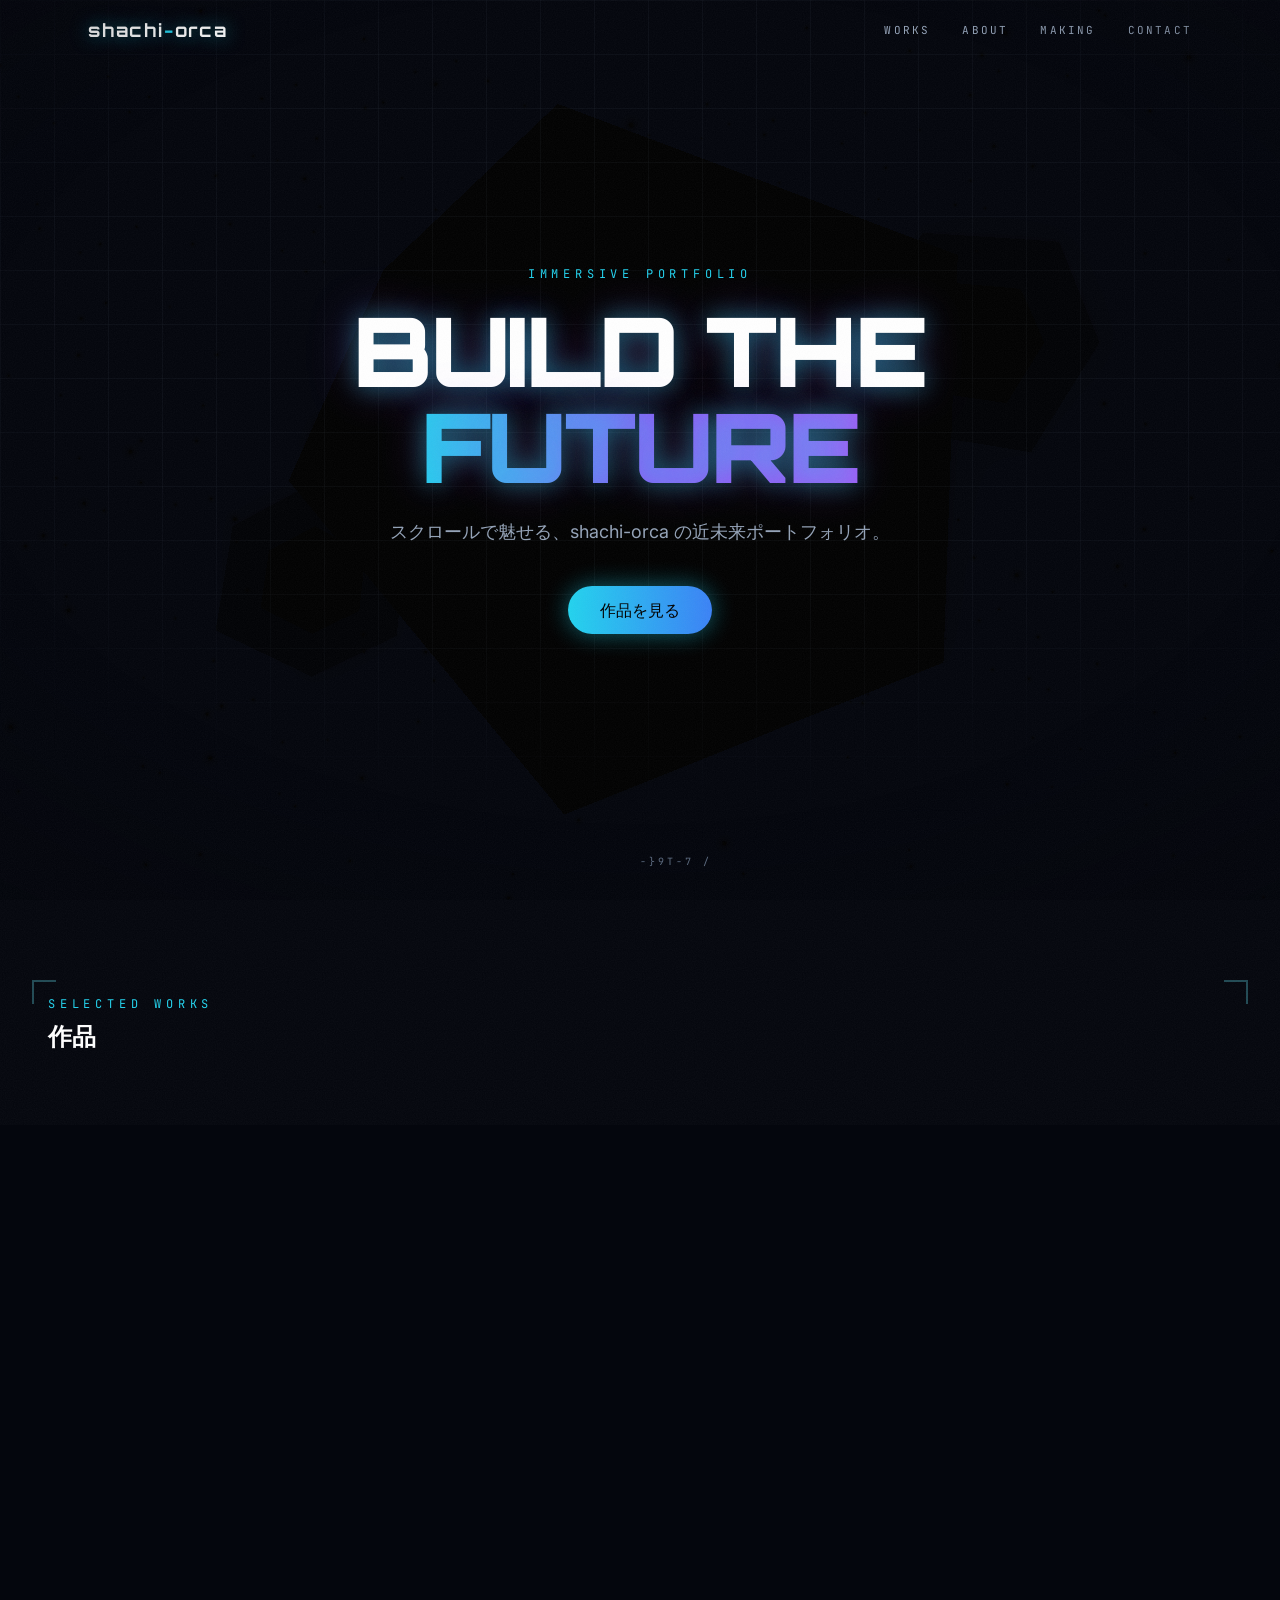
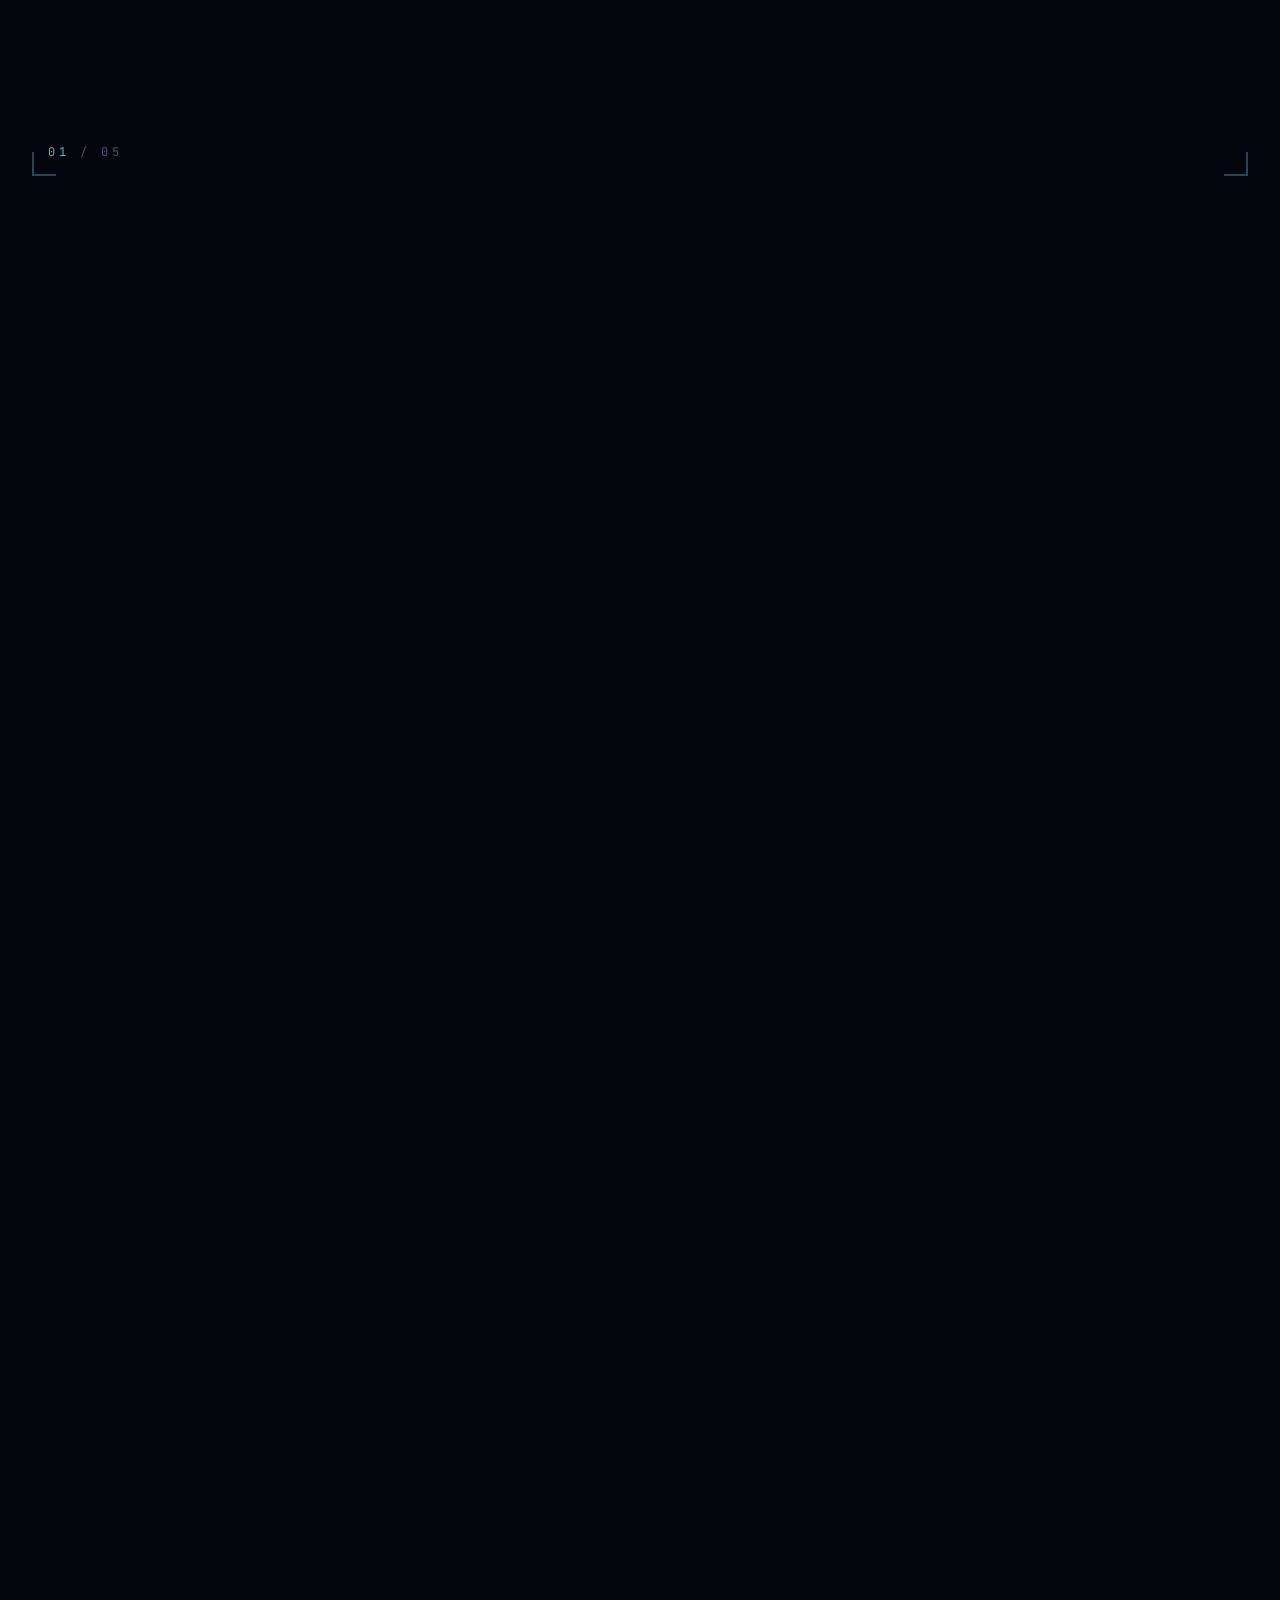
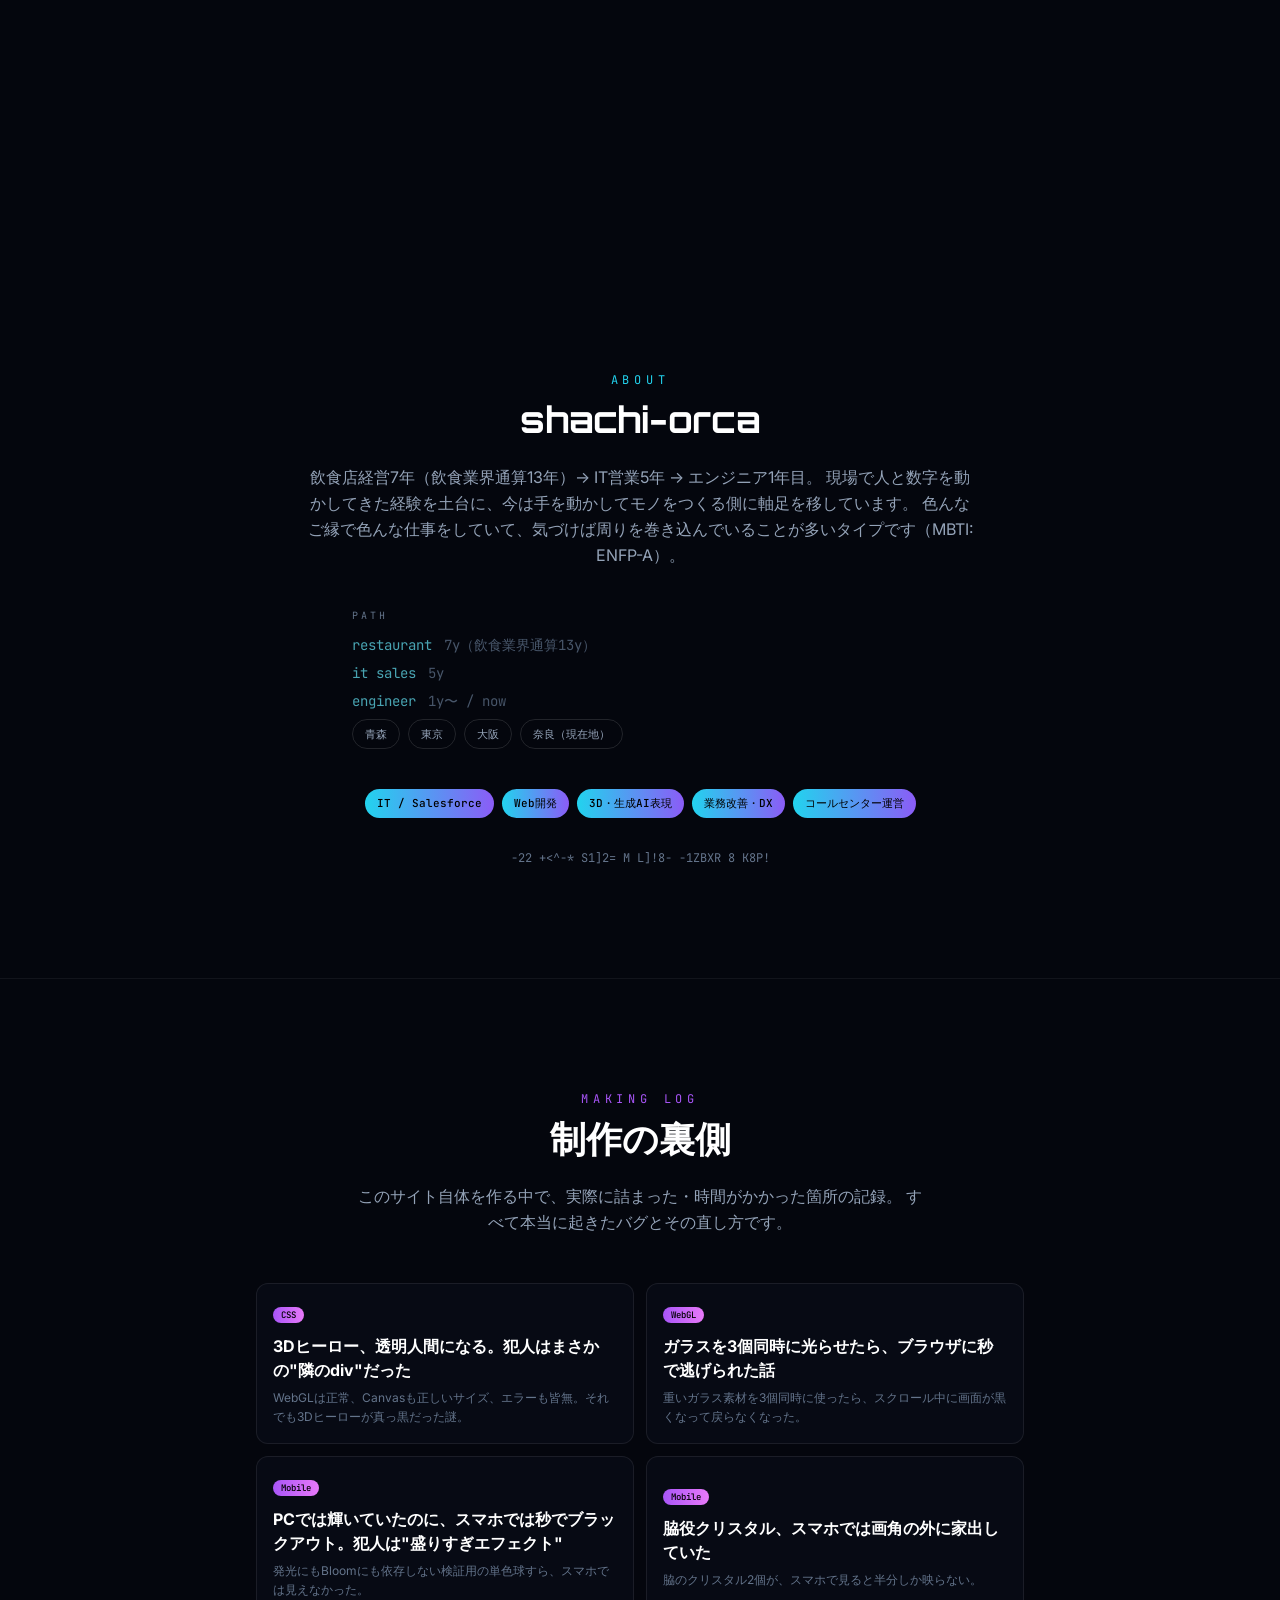
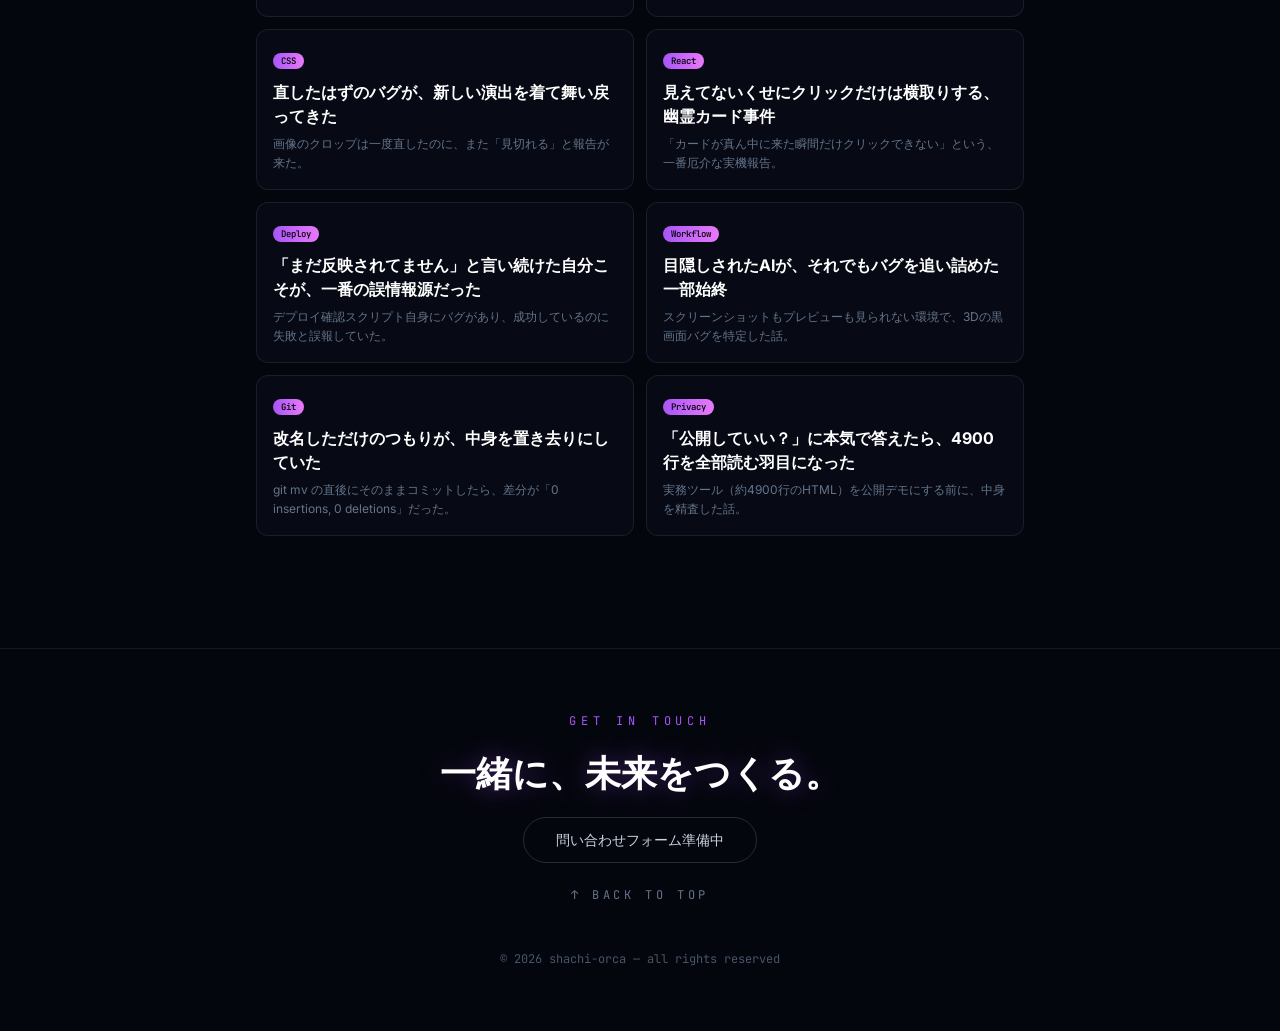
<file: index.html>
<!doctype html>
<html lang="ja">
  <head>
    <meta charset="UTF-8" />
    <meta name="viewport" content="width=device-width, initial-scale=1.0" />
    <title>shachi-orca — portfolio</title>
    <meta name="description" content="shachi-orca のポートフォリオ。近未来・没入感のある作品発表とメイキング。" />

    <!-- アイコン類 -->
    <link rel="icon" type="image/svg+xml" href="./favicon.svg" />
    <link rel="apple-touch-icon" href="./apple-touch-icon.png" />
    <meta name="theme-color" content="#04060d" />

    <!-- OGP: SNSでリンクを貼ったときのプレビューカード。
         og:image は絶対URL必須。本番URLへ引っ越す際は必ず書き換えること。 -->
    <meta property="og:title" content="shachi-orca — portfolio" />
    <meta property="og:description" content="スクロールで魅せる、近未来ポートフォリオ。3D×ネオンの没入体験。" />
    <meta property="og:type" content="website" />
    <meta property="og:site_name" content="shachi-orca" />
    <meta property="og:locale" content="ja_JP" />
    <meta property="og:image" content="https://shachi-orca.github.io/hp3d-preview/og.png" />
    <meta name="twitter:card" content="summary_large_image" />

    <link rel="preconnect" href="https://fonts.googleapis.com" />
    <link rel="preconnect" href="https://fonts.gstatic.com" crossorigin />
    <link href="https://fonts.googleapis.com/css2?family=Orbitron:wght@500;700;900&family=Inter:wght@300;400;500;600&family=JetBrains+Mono:wght@400;500&display=swap" rel="stylesheet" />
    <script type="module" crossorigin src="./assets/index-DW6fi7Zl.js"></script>
    <link rel="stylesheet" crossorigin href="./assets/index-C1JGNrGc.css">
  </head>
  <body>
    <div id="root"></div>
    <!-- デバッグモード: URLに ?debug を付けるとスマホでも画面内コンソールが出る
         （例: https://.../hp3d-preview/?debug ）。通常アクセスでは何も読み込まない。 -->
    <script>
      if (new URLSearchParams(location.search).has('debug')) {
        var s = document.createElement('script');
        s.src = 'https://cdn.jsdelivr.net/npm/eruda';
        s.onload = function () { window.eruda && window.eruda.init(); };
        document.body.appendChild(s);
      }
    </script>
  </body>
</html>
</file>
<file: assets/index-C1JGNrGc.css>
*,:before,:after{--tw-border-spacing-x: 0;--tw-border-spacing-y: 0;--tw-translate-x: 0;--tw-translate-y: 0;--tw-rotate: 0;--tw-skew-x: 0;--tw-skew-y: 0;--tw-scale-x: 1;--tw-scale-y: 1;--tw-pan-x: ;--tw-pan-y: ;--tw-pinch-zoom: ;--tw-scroll-snap-strictness: proximity;--tw-gradient-from-position: ;--tw-gradient-via-position: ;--tw-gradient-to-position: ;--tw-ordinal: ;--tw-slashed-zero: ;--tw-numeric-figure: ;--tw-numeric-spacing: ;--tw-numeric-fraction: ;--tw-ring-inset: ;--tw-ring-offset-width: 0px;--tw-ring-offset-color: #fff;--tw-ring-color: rgb(59 130 246 / .5);--tw-ring-offset-shadow: 0 0 #0000;--tw-ring-shadow: 0 0 #0000;--tw-shadow: 0 0 #0000;--tw-shadow-colored: 0 0 #0000;--tw-blur: ;--tw-brightness: ;--tw-contrast: ;--tw-grayscale: ;--tw-hue-rotate: ;--tw-invert: ;--tw-saturate: ;--tw-sepia: ;--tw-drop-shadow: ;--tw-backdrop-blur: ;--tw-backdrop-brightness: ;--tw-backdrop-contrast: ;--tw-backdrop-grayscale: ;--tw-backdrop-hue-rotate: ;--tw-backdrop-invert: ;--tw-backdrop-opacity: ;--tw-backdrop-saturate: ;--tw-backdrop-sepia: ;--tw-contain-size: ;--tw-contain-layout: ;--tw-contain-paint: ;--tw-contain-style: }::backdrop{--tw-border-spacing-x: 0;--tw-border-spacing-y: 0;--tw-translate-x: 0;--tw-translate-y: 0;--tw-rotate: 0;--tw-skew-x: 0;--tw-skew-y: 0;--tw-scale-x: 1;--tw-scale-y: 1;--tw-pan-x: ;--tw-pan-y: ;--tw-pinch-zoom: ;--tw-scroll-snap-strictness: proximity;--tw-gradient-from-position: ;--tw-gradient-via-position: ;--tw-gradient-to-position: ;--tw-ordinal: ;--tw-slashed-zero: ;--tw-numeric-figure: ;--tw-numeric-spacing: ;--tw-numeric-fraction: ;--tw-ring-inset: ;--tw-ring-offset-width: 0px;--tw-ring-offset-color: #fff;--tw-ring-color: rgb(59 130 246 / .5);--tw-ring-offset-shadow: 0 0 #0000;--tw-ring-shadow: 0 0 #0000;--tw-shadow: 0 0 #0000;--tw-shadow-colored: 0 0 #0000;--tw-blur: ;--tw-brightness: ;--tw-contrast: ;--tw-grayscale: ;--tw-hue-rotate: ;--tw-invert: ;--tw-saturate: ;--tw-sepia: ;--tw-drop-shadow: ;--tw-backdrop-blur: ;--tw-backdrop-brightness: ;--tw-backdrop-contrast: ;--tw-backdrop-grayscale: ;--tw-backdrop-hue-rotate: ;--tw-backdrop-invert: ;--tw-backdrop-opacity: ;--tw-backdrop-saturate: ;--tw-backdrop-sepia: ;--tw-contain-size: ;--tw-contain-layout: ;--tw-contain-paint: ;--tw-contain-style: }*,:before,:after{box-sizing:border-box;border-width:0;border-style:solid;border-color:#e5e7eb}:before,:after{--tw-content: ""}html,:host{line-height:1.5;-webkit-text-size-adjust:100%;-moz-tab-size:4;-o-tab-size:4;tab-size:4;font-family:Inter,system-ui,sans-serif;font-feature-settings:normal;font-variation-settings:normal;-webkit-tap-highlight-color:transparent}body{margin:0;line-height:inherit}hr{height:0;color:inherit;border-top-width:1px}abbr:where([title]){-webkit-text-decoration:underline dotted;text-decoration:underline dotted}h1,h2,h3,h4,h5,h6{font-size:inherit;font-weight:inherit}a{color:inherit;text-decoration:inherit}b,strong{font-weight:bolder}code,kbd,samp,pre{font-family:JetBrains Mono,ui-monospace,monospace;font-feature-settings:normal;font-variation-settings:normal;font-size:1em}small{font-size:80%}sub,sup{font-size:75%;line-height:0;position:relative;vertical-align:baseline}sub{bottom:-.25em}sup{top:-.5em}table{text-indent:0;border-color:inherit;border-collapse:collapse}button,input,optgroup,select,textarea{font-family:inherit;font-feature-settings:inherit;font-variation-settings:inherit;font-size:100%;font-weight:inherit;line-height:inherit;letter-spacing:inherit;color:inherit;margin:0;padding:0}button,select{text-transform:none}button,input:where([type=button]),input:where([type=reset]),input:where([type=submit]){-webkit-appearance:button;background-color:transparent;background-image:none}:-moz-focusring{outline:auto}:-moz-ui-invalid{box-shadow:none}progress{vertical-align:baseline}::-webkit-inner-spin-button,::-webkit-outer-spin-button{height:auto}[type=search]{-webkit-appearance:textfield;outline-offset:-2px}::-webkit-search-decoration{-webkit-appearance:none}::-webkit-file-upload-button{-webkit-appearance:button;font:inherit}summary{display:list-item}blockquote,dl,dd,h1,h2,h3,h4,h5,h6,hr,figure,p,pre{margin:0}fieldset{margin:0;padding:0}legend{padding:0}ol,ul,menu{list-style:none;margin:0;padding:0}dialog{padding:0}textarea{resize:vertical}input::-moz-placeholder,textarea::-moz-placeholder{opacity:1;color:#9ca3af}input::placeholder,textarea::placeholder{opacity:1;color:#9ca3af}button,[role=button]{cursor:pointer}:disabled{cursor:default}img,svg,video,canvas,audio,iframe,embed,object{display:block;vertical-align:middle}img,video{max-width:100%;height:auto}[hidden]:where(:not([hidden=until-found])){display:none}.container{width:100%}@media (min-width: 640px){.container{max-width:640px}}@media (min-width: 768px){.container{max-width:768px}}@media (min-width: 1024px){.container{max-width:1024px}}@media (min-width: 1280px){.container{max-width:1280px}}@media (min-width: 1536px){.container{max-width:1536px}}.glass{border-width:1px;border-color:#ffffff1a;background-color:#ffffff0d;--tw-backdrop-blur: blur(24px);-webkit-backdrop-filter:var(--tw-backdrop-blur) var(--tw-backdrop-brightness) var(--tw-backdrop-contrast) var(--tw-backdrop-grayscale) var(--tw-backdrop-hue-rotate) var(--tw-backdrop-invert) var(--tw-backdrop-opacity) var(--tw-backdrop-saturate) var(--tw-backdrop-sepia);backdrop-filter:var(--tw-backdrop-blur) var(--tw-backdrop-brightness) var(--tw-backdrop-contrast) var(--tw-backdrop-grayscale) var(--tw-backdrop-hue-rotate) var(--tw-backdrop-invert) var(--tw-backdrop-opacity) var(--tw-backdrop-saturate) var(--tw-backdrop-sepia)}.neon-frame{border-radius:1rem;background-image:linear-gradient(to bottom right,var(--tw-gradient-stops));--tw-gradient-from: rgb(34 211 238 / .7) var(--tw-gradient-from-position);--tw-gradient-to: rgb(34 211 238 / 0) var(--tw-gradient-to-position);--tw-gradient-stops: var(--tw-gradient-from), var(--tw-gradient-to);--tw-gradient-to: rgb(139 92 246 / 0) var(--tw-gradient-to-position);--tw-gradient-stops: var(--tw-gradient-from), rgb(139 92 246 / .5) var(--tw-gradient-via-position), var(--tw-gradient-to);--tw-gradient-to: rgb(168 85 247 / .7) var(--tw-gradient-to-position);padding:1.5px}.neon-text{text-shadow:0 0 18px rgba(34,211,238,.55),0 0 42px rgba(168,85,247,.35)}.pointer-events-none{pointer-events:none}.static{position:static}.fixed{position:fixed}.absolute{position:absolute}.relative{position:relative}.sticky{position:sticky}.inset-0{top:0;right:0;bottom:0;left:0}.inset-x-0{left:0;right:0}.inset-x-5{left:1.25rem;right:1.25rem}.inset-y-0{top:0;bottom:0}.-bottom-48{bottom:-12rem}.-left-32{left:-8rem}.-right-2{right:-.5rem}.-right-32{right:-8rem}.-top-2{top:-.5rem}.-top-40{top:-10rem}.bottom-0{bottom:0}.bottom-10{bottom:2.5rem}.bottom-6{bottom:1.5rem}.bottom-8{bottom:2rem}.left-0{left:0}.left-1\/2{left:50%}.left-6{left:1.5rem}.right-0{right:0}.top-0{top:0}.top-20{top:5rem}.top-24{top:6rem}.-z-0{z-index:0}.-z-10{z-index:-10}.z-0{z-index:0}.z-10{z-index:10}.z-30{z-index:30}.z-40{z-index:40}.z-\[70\]{z-index:70}.z-\[80\]{z-index:80}.mx-auto{margin-left:auto;margin-right:auto}.mb-5{margin-bottom:1.25rem}.ml-3{margin-left:.75rem}.ml-auto{margin-left:auto}.mt-1\.5{margin-top:.375rem}.mt-10{margin-top:2.5rem}.mt-12{margin-top:3rem}.mt-2{margin-top:.5rem}.mt-2\.5{margin-top:.625rem}.mt-3{margin-top:.75rem}.mt-4{margin-top:1rem}.mt-6{margin-top:1.5rem}.mt-8{margin-top:2rem}.inline-block{display:inline-block}.flex{display:flex}.table{display:table}.grid{display:grid}.hidden{display:none}.aspect-video{aspect-ratio:16 / 9}.h-3{height:.75rem}.h-6{height:1.5rem}.h-9{height:2.25rem}.h-\[2px\]{height:2px}.h-\[32rem\]{height:32rem}.h-\[36rem\]{height:36rem}.h-\[38rem\]{height:38rem}.h-\[42rem\]{height:42rem}.h-\[460vh\]{height:460vh}.h-\[62vh\]{height:62vh}.h-\[640vh\]{height:640vh}.h-full{height:100%}.h-screen{height:100vh}.max-h-\[85vh\]{max-height:85vh}.min-h-screen{min-height:100vh}.w-1\/3{width:33.333333%}.w-3{width:.75rem}.w-6{width:1.5rem}.w-9{width:2.25rem}.w-\[32rem\]{width:32rem}.w-\[36rem\]{width:36rem}.w-\[38rem\]{width:38rem}.w-\[42rem\]{width:42rem}.w-\[min\(86vw\,720px\)\]{width:min(86vw,720px)}.w-\[min\(88vw\,720px\)\]{width:min(88vw,720px)}.w-\[min\(92vw\,640px\)\]{width:min(92vw,640px)}.w-\[min\(92vw\,680px\)\]{width:min(92vw,680px)}.w-full{width:100%}.max-w-2xl{max-width:42rem}.max-w-3xl{max-width:48rem}.max-w-4xl{max-width:56rem}.max-w-6xl{max-width:72rem}.max-w-lg{max-width:32rem}.max-w-xl{max-width:36rem}.origin-left{transform-origin:left}.-translate-x-1\/2{--tw-translate-x: -50%;transform:translate(var(--tw-translate-x),var(--tw-translate-y)) rotate(var(--tw-rotate)) skew(var(--tw-skew-x)) skewY(var(--tw-skew-y)) scaleX(var(--tw-scale-x)) scaleY(var(--tw-scale-y))}.transform{transform:translate(var(--tw-translate-x),var(--tw-translate-y)) rotate(var(--tw-rotate)) skew(var(--tw-skew-x)) skewY(var(--tw-skew-y)) scaleX(var(--tw-scale-x)) scaleY(var(--tw-scale-y))}.cursor-grab{cursor:grab}.cursor-pointer{cursor:pointer}.select-none{-webkit-user-select:none;-moz-user-select:none;user-select:none}.resize{resize:both}.flex-col{flex-direction:column}.flex-wrap{flex-wrap:wrap}.items-center{align-items:center}.justify-center{justify-content:center}.justify-between{justify-content:space-between}.gap-2{gap:.5rem}.gap-3{gap:.75rem}.gap-4{gap:1rem}.gap-6{gap:1.5rem}.gap-8{gap:2rem}.space-y-2>:not([hidden])~:not([hidden]){--tw-space-y-reverse: 0;margin-top:calc(.5rem * calc(1 - var(--tw-space-y-reverse)));margin-bottom:calc(.5rem * var(--tw-space-y-reverse))}.space-y-4>:not([hidden])~:not([hidden]){--tw-space-y-reverse: 0;margin-top:calc(1rem * calc(1 - var(--tw-space-y-reverse)));margin-bottom:calc(1rem * var(--tw-space-y-reverse))}.space-y-8>:not([hidden])~:not([hidden]){--tw-space-y-reverse: 0;margin-top:calc(2rem * calc(1 - var(--tw-space-y-reverse)));margin-bottom:calc(2rem * var(--tw-space-y-reverse))}.overflow-hidden{overflow:hidden}.overflow-y-auto{overflow-y:auto}.rounded-2xl{border-radius:1rem}.rounded-\[17px\]{border-radius:17px}.rounded-full{border-radius:9999px}.rounded-md{border-radius:.375rem}.rounded-xl{border-radius:.75rem}.border{border-width:1px}.border-b{border-bottom-width:1px}.border-b-2{border-bottom-width:2px}.border-l-2{border-left-width:2px}.border-r-2{border-right-width:2px}.border-t{border-top-width:1px}.border-t-2{border-top-width:2px}.border-cyan-300\/30{border-color:#67e8f94d}.border-white\/10{border-color:#ffffff1a}.border-white\/15{border-color:#ffffff26}.bg-ink{--tw-bg-opacity: 1;background-color:rgb(4 6 13 / var(--tw-bg-opacity, 1))}.bg-neon-cyan\/60{background-color:#22d3ee99}.bg-neon-purple\/70{background-color:#a855f7b3}.bg-white\/20{background-color:#fff3}.bg-gradient-to-b{background-image:linear-gradient(to bottom,var(--tw-gradient-stops))}.bg-gradient-to-r{background-image:linear-gradient(to right,var(--tw-gradient-stops))}.from-ink\/60{--tw-gradient-from: rgb(4 6 13 / .6) var(--tw-gradient-from-position);--tw-gradient-to: rgb(4 6 13 / 0) var(--tw-gradient-to-position);--tw-gradient-stops: var(--tw-gradient-from), var(--tw-gradient-to)}.from-neon-blue{--tw-gradient-from: #3b82f6 var(--tw-gradient-from-position);--tw-gradient-to: rgb(59 130 246 / 0) var(--tw-gradient-to-position);--tw-gradient-stops: var(--tw-gradient-from), var(--tw-gradient-to)}.from-neon-cyan{--tw-gradient-from: #22d3ee var(--tw-gradient-from-position);--tw-gradient-to: rgb(34 211 238 / 0) var(--tw-gradient-to-position);--tw-gradient-stops: var(--tw-gradient-from), var(--tw-gradient-to)}.from-neon-violet{--tw-gradient-from: #8b5cf6 var(--tw-gradient-from-position);--tw-gradient-to: rgb(139 92 246 / 0) var(--tw-gradient-to-position);--tw-gradient-stops: var(--tw-gradient-from), var(--tw-gradient-to)}.via-neon-violet{--tw-gradient-to: rgb(139 92 246 / 0) var(--tw-gradient-to-position);--tw-gradient-stops: var(--tw-gradient-from), #8b5cf6 var(--tw-gradient-via-position), var(--tw-gradient-to)}.via-transparent{--tw-gradient-to: rgb(0 0 0 / 0) var(--tw-gradient-to-position);--tw-gradient-stops: var(--tw-gradient-from), transparent var(--tw-gradient-via-position), var(--tw-gradient-to)}.to-ink{--tw-gradient-to: #04060d var(--tw-gradient-to-position)}.to-neon-blue{--tw-gradient-to: #3b82f6 var(--tw-gradient-to-position)}.to-neon-purple{--tw-gradient-to: #a855f7 var(--tw-gradient-to-position)}.to-neon-violet{--tw-gradient-to: #8b5cf6 var(--tw-gradient-to-position)}.bg-clip-text{-webkit-background-clip:text;background-clip:text}.object-cover{-o-object-fit:cover;object-fit:cover}.p-4{padding:1rem}.p-6{padding:1.5rem}.px-2{padding-left:.5rem;padding-right:.5rem}.px-2\.5{padding-left:.625rem;padding-right:.625rem}.px-3{padding-left:.75rem;padding-right:.75rem}.px-4{padding-left:1rem;padding-right:1rem}.px-6{padding-left:1.5rem;padding-right:1.5rem}.px-8{padding-left:2rem;padding-right:2rem}.py-0\.5{padding-top:.125rem;padding-bottom:.125rem}.py-1{padding-top:.25rem;padding-bottom:.25rem}.py-1\.5{padding-top:.375rem;padding-bottom:.375rem}.py-10{padding-top:2.5rem;padding-bottom:2.5rem}.py-12{padding-top:3rem;padding-bottom:3rem}.py-16{padding-top:4rem;padding-bottom:4rem}.py-24{padding-top:6rem;padding-bottom:6rem}.py-28{padding-top:7rem;padding-bottom:7rem}.py-3{padding-top:.75rem;padding-bottom:.75rem}.py-4{padding-top:1rem;padding-bottom:1rem}.py-6{padding-top:1.5rem;padding-bottom:1.5rem}.py-8{padding-top:2rem;padding-bottom:2rem}.text-left{text-align:left}.text-center{text-align:center}.font-display{font-family:Orbitron,system-ui,sans-serif}.font-mono{font-family:JetBrains Mono,ui-monospace,monospace}.text-2xl{font-size:1.5rem;line-height:2rem}.text-3xl{font-size:1.875rem;line-height:2.25rem}.text-5xl{font-size:3rem;line-height:1}.text-\[10px\]{font-size:10px}.text-\[11px\]{font-size:11px}.text-\[9px\]{font-size:9px}.text-base{font-size:1rem;line-height:1.5rem}.text-lg{font-size:1.125rem;line-height:1.75rem}.text-sm{font-size:.875rem;line-height:1.25rem}.text-xs{font-size:.75rem;line-height:1rem}.font-black{font-weight:900}.font-bold{font-weight:700}.font-medium{font-weight:500}.uppercase{text-transform:uppercase}.leading-\[1\.05\]{line-height:1.05}.leading-relaxed{line-height:1.625}.leading-snug{line-height:1.375}.tracking-\[0\.15em\]{letter-spacing:.15em}.tracking-\[0\.2em\]{letter-spacing:.2em}.tracking-\[0\.3em\]{letter-spacing:.3em}.tracking-\[0\.4em\]{letter-spacing:.4em}.tracking-\[0\.5em\]{letter-spacing:.5em}.tracking-tight{letter-spacing:-.025em}.tracking-widest{letter-spacing:.1em}.text-black{--tw-text-opacity: 1;color:rgb(0 0 0 / var(--tw-text-opacity, 1))}.text-cyan-300\/70{color:#67e8f9b3}.text-cyan-300\/80{color:#67e8f9cc}.text-ink{--tw-text-opacity: 1;color:rgb(4 6 13 / var(--tw-text-opacity, 1))}.text-neon-cyan{--tw-text-opacity: 1;color:rgb(34 211 238 / var(--tw-text-opacity, 1))}.text-neon-violet{--tw-text-opacity: 1;color:rgb(139 92 246 / var(--tw-text-opacity, 1))}.text-slate-200{--tw-text-opacity: 1;color:rgb(226 232 240 / var(--tw-text-opacity, 1))}.text-slate-300{--tw-text-opacity: 1;color:rgb(203 213 225 / var(--tw-text-opacity, 1))}.text-slate-400{--tw-text-opacity: 1;color:rgb(148 163 184 / var(--tw-text-opacity, 1))}.text-slate-500{--tw-text-opacity: 1;color:rgb(100 116 139 / var(--tw-text-opacity, 1))}.text-slate-600{--tw-text-opacity: 1;color:rgb(71 85 105 / var(--tw-text-opacity, 1))}.text-transparent{color:transparent}.text-white{--tw-text-opacity: 1;color:rgb(255 255 255 / var(--tw-text-opacity, 1))}.opacity-\[0\.14\]{opacity:.14}.opacity-\[0\.15\]{opacity:.15}.shadow-\[0_0_50px_rgba\(168\,85\,247\,0\.30\)\]{--tw-shadow: 0 0 50px rgba(168,85,247,.3);--tw-shadow-colored: 0 0 50px var(--tw-shadow-color);box-shadow:var(--tw-ring-offset-shadow, 0 0 #0000),var(--tw-ring-shadow, 0 0 #0000),var(--tw-shadow)}.shadow-neon{--tw-shadow: 0 0 24px rgba(34, 211, 238, .45);--tw-shadow-colored: 0 0 24px var(--tw-shadow-color);box-shadow:var(--tw-ring-offset-shadow, 0 0 #0000),var(--tw-ring-shadow, 0 0 #0000),var(--tw-shadow)}.shadow-neon-purple{--tw-shadow: 0 0 28px rgba(168, 85, 247, .5);--tw-shadow-colored: 0 0 28px var(--tw-shadow-color);box-shadow:var(--tw-ring-offset-shadow, 0 0 #0000),var(--tw-ring-shadow, 0 0 #0000),var(--tw-shadow);--tw-shadow-color: #a855f7;--tw-shadow: var(--tw-shadow-colored)}.ring{--tw-ring-offset-shadow: var(--tw-ring-inset) 0 0 0 var(--tw-ring-offset-width) var(--tw-ring-offset-color);--tw-ring-shadow: var(--tw-ring-inset) 0 0 0 calc(3px + var(--tw-ring-offset-width)) var(--tw-ring-color);box-shadow:var(--tw-ring-offset-shadow),var(--tw-ring-shadow),var(--tw-shadow, 0 0 #0000)}.blur{--tw-blur: blur(8px);filter:var(--tw-blur) var(--tw-brightness) var(--tw-contrast) var(--tw-grayscale) var(--tw-hue-rotate) var(--tw-invert) var(--tw-saturate) var(--tw-sepia) var(--tw-drop-shadow)}.blur-2xl{--tw-blur: blur(40px);filter:var(--tw-blur) var(--tw-brightness) var(--tw-contrast) var(--tw-grayscale) var(--tw-hue-rotate) var(--tw-invert) var(--tw-saturate) var(--tw-sepia) var(--tw-drop-shadow)}.blur-3xl{--tw-blur: blur(64px);filter:var(--tw-blur) var(--tw-brightness) var(--tw-contrast) var(--tw-grayscale) var(--tw-hue-rotate) var(--tw-invert) var(--tw-saturate) var(--tw-sepia) var(--tw-drop-shadow)}.filter{filter:var(--tw-blur) var(--tw-brightness) var(--tw-contrast) var(--tw-grayscale) var(--tw-hue-rotate) var(--tw-invert) var(--tw-saturate) var(--tw-sepia) var(--tw-drop-shadow)}.backdrop-blur{--tw-backdrop-blur: blur(8px);-webkit-backdrop-filter:var(--tw-backdrop-blur) var(--tw-backdrop-brightness) var(--tw-backdrop-contrast) var(--tw-backdrop-grayscale) var(--tw-backdrop-hue-rotate) var(--tw-backdrop-invert) var(--tw-backdrop-opacity) var(--tw-backdrop-saturate) var(--tw-backdrop-sepia);backdrop-filter:var(--tw-backdrop-blur) var(--tw-backdrop-brightness) var(--tw-backdrop-contrast) var(--tw-backdrop-grayscale) var(--tw-backdrop-hue-rotate) var(--tw-backdrop-invert) var(--tw-backdrop-opacity) var(--tw-backdrop-saturate) var(--tw-backdrop-sepia)}.transition{transition-property:color,background-color,border-color,text-decoration-color,fill,stroke,opacity,box-shadow,transform,filter,backdrop-filter;transition-timing-function:cubic-bezier(.4,0,.2,1);transition-duration:.15s}.transition-colors{transition-property:color,background-color,border-color,text-decoration-color,fill,stroke;transition-timing-function:cubic-bezier(.4,0,.2,1);transition-duration:.15s}.transition-transform{transition-property:transform;transition-timing-function:cubic-bezier(.4,0,.2,1);transition-duration:.15s}.will-change-transform{will-change:transform}:root{color-scheme:dark}html,body,#root{height:100%}html,body,#root{position:relative}body{background:#04060d;color:#d7dbe7;overflow-x:hidden;-webkit-font-smoothing:antialiased}html.lenis,html.lenis body{height:auto}.lenis.lenis-smooth{scroll-behavior:auto!important}.lenis.lenis-stopped{overflow:hidden}::-webkit-scrollbar{width:10px}::-webkit-scrollbar-track{background:#04060d}::-webkit-scrollbar-thumb{background:linear-gradient(#22d3ee,#a855f7);border-radius:10px}.grain{position:fixed;top:-25%;right:-25%;bottom:-25%;left:-25%;width:150%;height:150%;z-index:50;pointer-events:none;opacity:.05;background-image:url("data:image/svg+xml,%3Csvg xmlns='http://www.w3.org/2000/svg' width='160' height='160'%3E%3Cfilter id='n'%3E%3CfeTurbulence type='fractalNoise' baseFrequency='0.9' numOctaves='2' stitchTiles='stitch'/%3E%3CfeColorMatrix type='saturate' values='0'/%3E%3C/filter%3E%3Crect width='100%25' height='100%25' filter='url(%23n)'/%3E%3C/svg%3E");animation:grain-shift .7s steps(1) infinite}@keyframes grain-shift{0%,to{transform:translate(0)}12.5%{transform:translate(-2%,1%)}25%{transform:translate(1.5%,-1.5%)}37.5%{transform:translate(-1%,2%)}50%{transform:translate(2%,1%)}62.5%{transform:translate(-1.5%,-1%)}75%{transform:translate(1%,1.5%)}87.5%{transform:translate(2%,-2%)}}.vignette{position:fixed;top:0;right:0;bottom:0;left:0;z-index:49;pointer-events:none;background:radial-gradient(ellipse 90% 80% at 50% 45%,transparent 58%,rgba(2,4,10,.5) 100%)}@supports (height: 100svh){.h-screen{height:100svh}.min-h-screen{min-height:100svh}}@media (prefers-reduced-motion: reduce){*{scroll-behavior:auto!important}.grain{animation:none}}.hover\:scale-105:hover{--tw-scale-x: 1.05;--tw-scale-y: 1.05;transform:translate(var(--tw-translate-x),var(--tw-translate-y)) rotate(var(--tw-rotate)) skew(var(--tw-skew-x)) skewY(var(--tw-skew-y)) scaleX(var(--tw-scale-x)) scaleY(var(--tw-scale-y))}.hover\:border-cyan-300\/60:hover{border-color:#67e8f999}.hover\:border-neon-violet:hover{--tw-border-opacity: 1;border-color:rgb(139 92 246 / var(--tw-border-opacity, 1))}.hover\:border-purple-300\/50:hover{border-color:#d8b4fe80}.hover\:text-cyan-300:hover{--tw-text-opacity: 1;color:rgb(103 232 249 / var(--tw-text-opacity, 1))}.hover\:text-neon-cyan:hover{--tw-text-opacity: 1;color:rgb(34 211 238 / var(--tw-text-opacity, 1))}.hover\:text-white:hover{--tw-text-opacity: 1;color:rgb(255 255 255 / var(--tw-text-opacity, 1))}.focus-visible\:text-neon-cyan:focus-visible{--tw-text-opacity: 1;color:rgb(34 211 238 / var(--tw-text-opacity, 1))}.focus-visible\:outline:focus-visible{outline-style:solid}.focus-visible\:outline-2:focus-visible{outline-width:2px}.focus-visible\:outline-offset-4:focus-visible{outline-offset:4px}.focus-visible\:outline-neon-cyan:focus-visible{outline-color:#22d3ee}.focus-visible\:outline-neon-violet:focus-visible{outline-color:#8b5cf6}.active\:cursor-grabbing:active{cursor:grabbing}.group:hover .group-hover\:text-purple-300{--tw-text-opacity: 1;color:rgb(216 180 254 / var(--tw-text-opacity, 1))}@media (min-width: 640px){.sm\:grid-cols-2{grid-template-columns:repeat(2,minmax(0,1fr))}.sm\:gap-6{gap:1.5rem}.sm\:px-8{padding-left:2rem;padding-right:2rem}.sm\:px-9{padding-left:2.25rem;padding-right:2.25rem}.sm\:py-10{padding-top:2.5rem;padding-bottom:2.5rem}.sm\:py-16{padding-top:4rem;padding-bottom:4rem}.sm\:py-8{padding-top:2rem;padding-bottom:2rem}.sm\:text-3xl{font-size:1.875rem;line-height:2.25rem}.sm\:text-4xl{font-size:2.25rem;line-height:2.5rem}.sm\:text-7xl{font-size:4.5rem;line-height:1}.sm\:text-base{font-size:1rem;line-height:1.5rem}.sm\:text-lg{font-size:1.125rem;line-height:1.75rem}}@media (min-width: 768px){.md\:inset-x-8{left:2rem;right:2rem}.md\:left-12{left:3rem}.md\:flex{display:flex}.md\:gap-8{gap:2rem}.md\:text-8xl{font-size:6rem;line-height:1}.md\:text-\[11px\]{font-size:11px}.md\:tracking-\[0\.2em\]{letter-spacing:.2em}}
</file>
